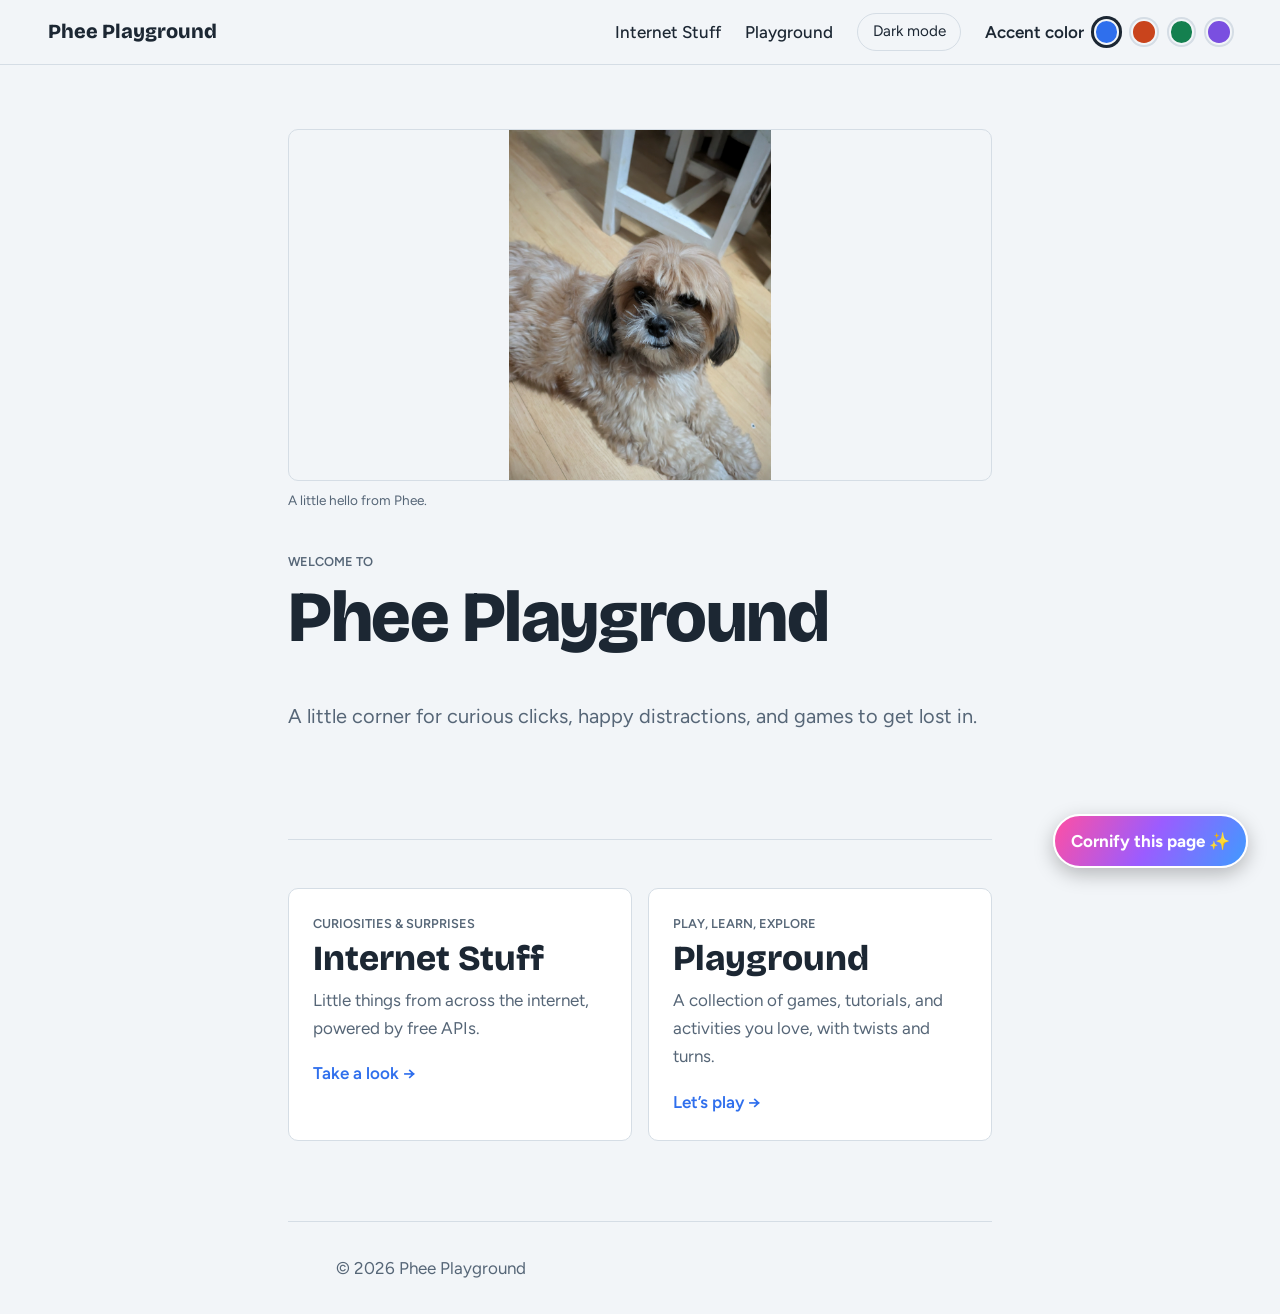
<file: index.html>
<!doctype html>
<html lang="en">
  <head>
    <meta charset="utf-8" />
    <meta name="viewport" content="width=device-width, initial-scale=1" />
    <title>Phee Playground</title>
    <meta
      name="description"
      content="A little home for internet curiosities, games, tutorials, and activities."
    />
    <script>
      try {
        var t = localStorage.getItem("theme");
        if (t) document.documentElement.setAttribute("data-theme", t);
        var a = localStorage.getItem("accent");
        if (a) document.documentElement.setAttribute("data-accent", a);
      } catch (e) {}
    </script>
    <link rel="preconnect" href="https://fonts.googleapis.com" />
    <link rel="preconnect" href="https://fonts.gstatic.com" crossorigin />
    <link
      href="https://fonts.googleapis.com/css2?family=Bricolage+Grotesque:opsz,wght@12..96,500;12..96,800&family=Figtree:wght@400;500;600&display=swap"
      rel="stylesheet"
    />
    <link rel="stylesheet" href="css/style.css" />
  </head>
  <body>
    <a class="skip-link" href="#main">Skip to content</a>
    <button class="cornify-button" id="cornify-btn" type="button">
      Cornify this page <span aria-hidden="true">✨</span>
    </button>
    <p class="cornify-status" id="cornify-status" role="status" aria-live="polite"></p>

    <header class="site-header">
      <a class="brand" href="index.html">Phee Playground</a>
      <button class="nav-toggle" id="nav-toggle" aria-expanded="false" aria-controls="site-nav">
        Menu
      </button>
      <nav class="site-nav" id="site-nav" aria-label="Main">
        <a href="internet-stuff.html">Internet Stuff</a>
        <a href="playground.html">Playground</a>
        <button class="theme-toggle" id="theme-toggle" type="button">Dark mode</button>
        <div class="accent-picker">
          <p class="accent-label" id="accent-label">Accent color</p>
          <div class="swatches" role="group" aria-labelledby="accent-label">
            <button class="swatch" data-accent="blue" aria-label="Blue" aria-pressed="true"></button>
            <button class="swatch" data-accent="coral" aria-label="Coral" aria-pressed="false"></button>
            <button class="swatch" data-accent="green" aria-label="Green" aria-pressed="false"></button>
            <button class="swatch" data-accent="violet" aria-label="Violet" aria-pressed="false"></button>
          </div>
        </div>
      </nav>
    </header>

    <main id="main">
      <section class="hero home-hero" id="top">
        <figure class="home-photo">
          <div class="dog-frame">
            <img id="home-phee-img" alt="Phee" width="1200" height="600" hidden />
            <p class="dog-fallback" id="home-phee-fallback">Loading a Phee photo…</p>
          </div>
          <figcaption class="dog-source">A little hello from Phee.</figcaption>
        </figure>
        <p class="fact-kicker">Welcome to</p>
        <h1>Phee Playground</h1>
        <p class="lede">A little corner for curious clicks, happy distractions, and games to get lost in.</p>
      </section>

      <section class="section home-destinations" aria-label="Explore Phee Playground">
        <a class="destination-card" href="internet-stuff.html">
          <p class="fact-kicker">Curiosities &amp; surprises</p>
          <h2>Internet Stuff</h2>
          <p>Little things from across the internet, powered by free APIs.</p>
          <span class="game-card-cta">Take a look →</span>
        </a>
        <a class="destination-card" href="playground.html">
          <p class="fact-kicker">Play, learn, explore</p>
          <h2>Playground</h2>
          <p>A collection of games, tutorials, and activities you love, with twists and turns.</p>
          <span class="game-card-cta">Let’s play →</span>
        </a>
      </section>
    </main>

    <footer class="site-footer">
      <p>&copy; <span id="year">2026</span> Phee Playground</p>
    </footer>
    <script type="module" src="js/main.js"></script>
  </body>
</html>
</file>
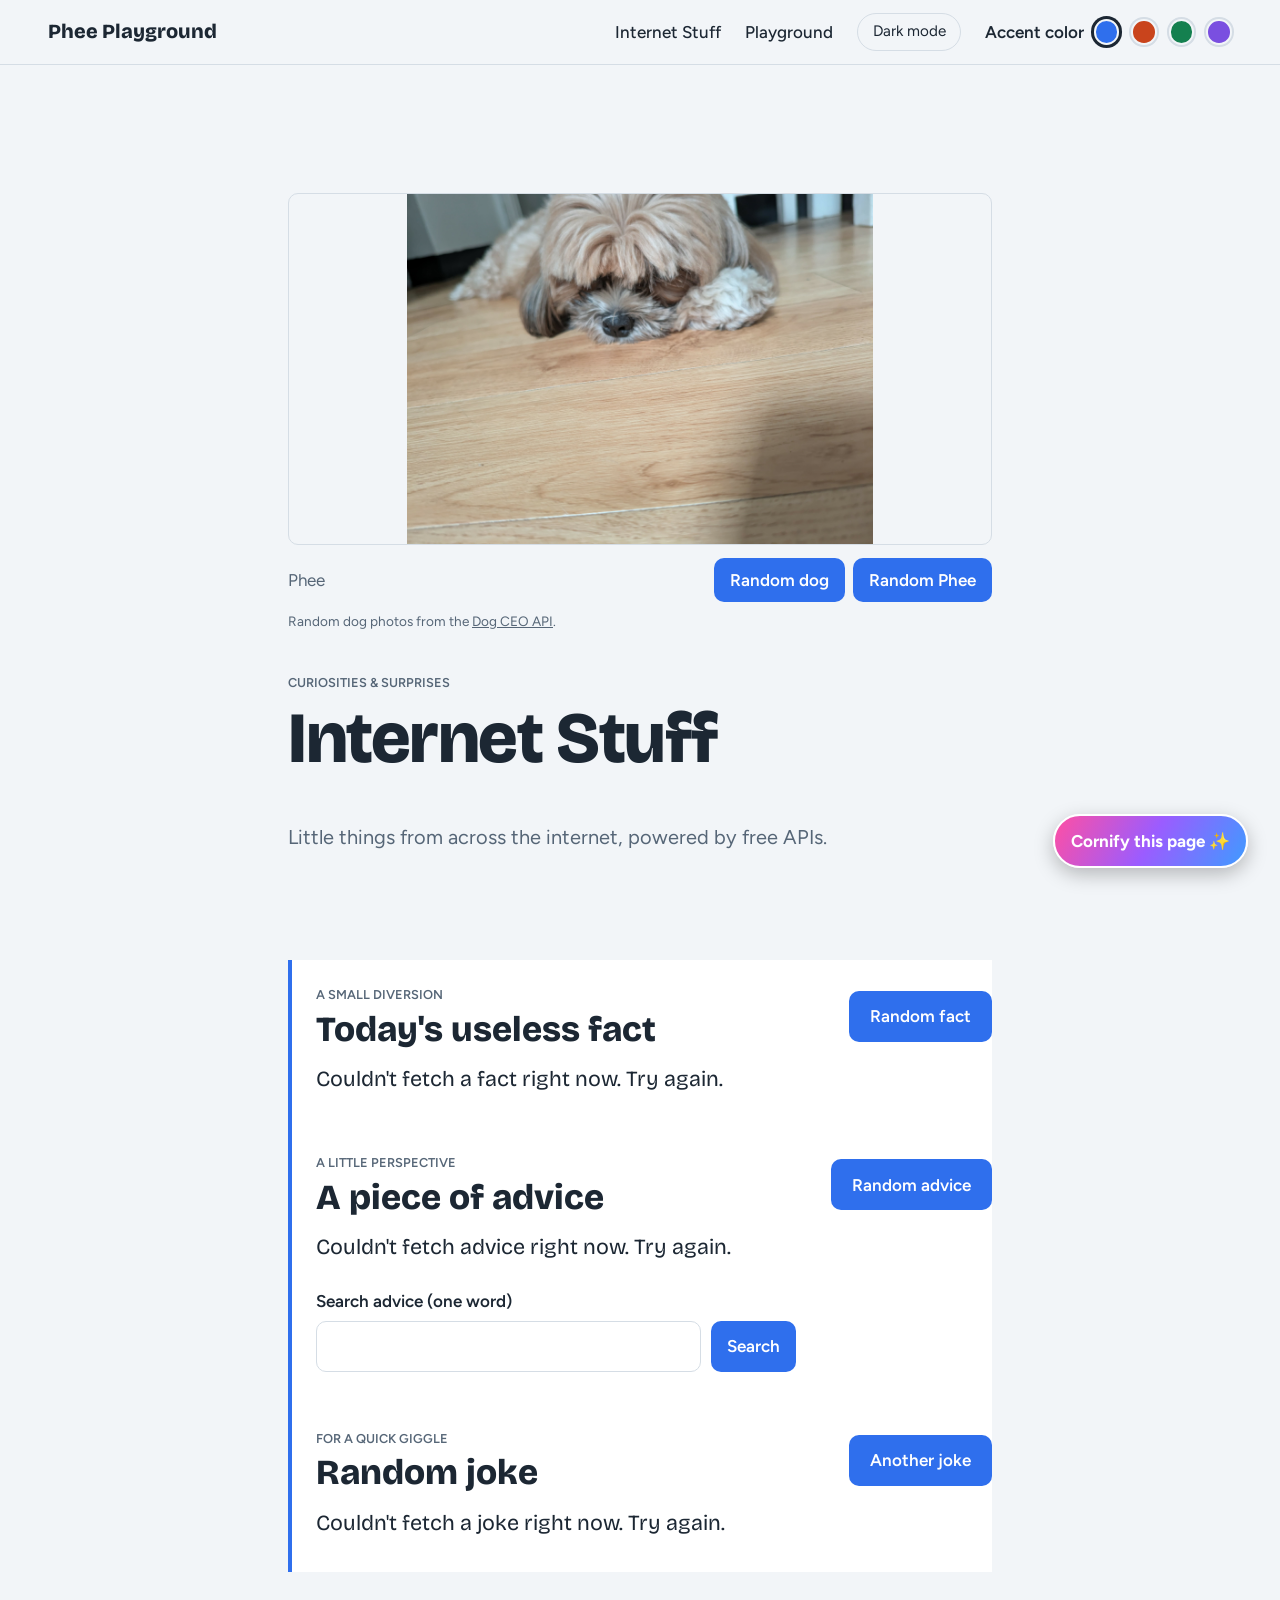
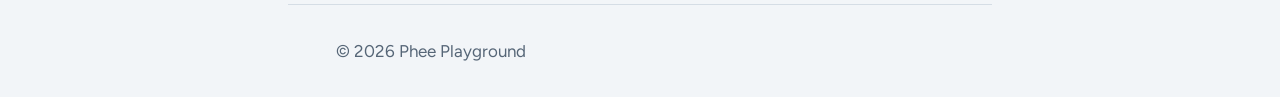
<file: internet-stuff.html>
<!doctype html>
<html lang="en">
  <head>
    <meta charset="utf-8" />
    <meta name="viewport" content="width=device-width, initial-scale=1" />
    <title>Internet Stuff | Phee Playground</title>
    <meta name="description" content="Little things from across the internet, powered by free APIs." />
    <script>
      try {
        var t = localStorage.getItem("theme");
        if (t) document.documentElement.setAttribute("data-theme", t);
        var a = localStorage.getItem("accent");
        if (a) document.documentElement.setAttribute("data-accent", a);
      } catch (e) {}
    </script>
    <link rel="preconnect" href="https://fonts.googleapis.com" />
    <link rel="preconnect" href="https://fonts.gstatic.com" crossorigin />
    <link
      href="https://fonts.googleapis.com/css2?family=Bricolage+Grotesque:opsz,wght@12..96,500;12..96,800&family=Figtree:wght@400;500;600&display=swap"
      rel="stylesheet"
    />
    <link rel="stylesheet" href="css/style.css" />
  </head>
  <body>
    <a class="skip-link" href="#main">Skip to content</a>
    <button class="cornify-button" id="cornify-btn" type="button">
      Cornify this page <span aria-hidden="true">✨</span>
    </button>
    <p class="cornify-status" id="cornify-status" role="status" aria-live="polite"></p>
    <header class="site-header">
      <a class="brand" href="index.html">Phee Playground</a>
      <button class="nav-toggle" id="nav-toggle" aria-expanded="false" aria-controls="site-nav">Menu</button>
      <nav class="site-nav" id="site-nav" aria-label="Main">
        <a href="internet-stuff.html" aria-current="page">Internet Stuff</a>
        <a href="playground.html">Playground</a>
        <button class="theme-toggle" id="theme-toggle" type="button">Dark mode</button>
        <div class="accent-picker">
          <p class="accent-label" id="accent-label">Accent color</p>
          <div class="swatches" role="group" aria-labelledby="accent-label">
            <button class="swatch" data-accent="blue" aria-label="Blue" aria-pressed="true"></button>
            <button class="swatch" data-accent="coral" aria-label="Coral" aria-pressed="false"></button>
            <button class="swatch" data-accent="green" aria-label="Green" aria-pressed="false"></button>
            <button class="swatch" data-accent="violet" aria-label="Violet" aria-pressed="false"></button>
          </div>
        </div>
      </nav>
    </header>

    <main id="main">
      <section class="hero" id="top">
        <figure class="dog">
          <div class="dog-frame">
            <img id="dog-img" alt="Phee" width="1200" height="600" hidden />
            <p class="dog-fallback" id="dog-fallback">Loading a Phee photo…</p>
          </div>
          <figcaption class="dog-bar">
            <span id="dog-caption" role="status">Phee</span>
            <div class="dog-actions">
              <button class="button" id="dog-api-btn" type="button">Random dog</button>
              <button class="button" id="phee-btn" type="button">Random Phee</button>
            </div>
          </figcaption>
          <p class="dog-source">Random dog photos from the <a href="https://dog.ceo/dog-api/">Dog CEO API</a>.</p>
        </figure>
        <p class="fact-kicker">Curiosities &amp; surprises</p>
        <h1>Internet Stuff</h1>
        <p class="lede">Little things from across the internet, powered by free APIs.</p>
      </section>

      <section class="section facts" id="facts" aria-labelledby="facts-title">
        <div class="fact-heading">
          <div>
            <p class="fact-kicker">A small diversion</p>
            <h2 id="facts-title">Today's useless fact</h2>
          </div>
          <button class="button" id="fact-btn" type="button">Random fact</button>
        </div>
        <p class="fact-text" id="fact-text" role="status" aria-live="polite">Fetching today's fact...</p>
        <p class="fact-source" id="fact-source" hidden></p>
      </section>

      <section class="section facts" id="advice" aria-labelledby="advice-title">
        <div class="fact-heading">
          <div>
            <p class="fact-kicker">A little perspective</p>
            <h2 id="advice-title">A piece of advice</h2>
          </div>
          <button class="button" id="advice-btn" type="button">Random advice</button>
        </div>
        <p class="fact-text" id="advice-text" role="status" aria-live="polite">Fetching some advice...</p>
        <form class="advice-search" id="advice-search">
          <label for="advice-query">Search advice (one word)</label>
          <div class="search-controls">
            <input id="advice-query" name="query" type="search" required maxlength="80" autocomplete="off" />
            <button class="button" id="advice-search-btn" type="submit">Search</button>
          </div>
          <p class="form-status" id="advice-search-status" role="status" aria-live="polite"></p>
        </form>
      </section>

      <section class="section facts" id="jokes" aria-labelledby="jokes-title">
        <div class="fact-heading">
          <div>
            <p class="fact-kicker">For a quick giggle</p>
            <h2 id="jokes-title">Random joke</h2>
          </div>
          <button class="button" id="joke-btn" type="button">Another joke</button>
        </div>
        <div class="fact-text" id="joke-text" role="status" aria-live="polite">Fetching a joke...</div>
      </section>
    </main>

    <footer class="site-footer">
      <p>&copy; <span id="year">2026</span> Phee Playground</p>
    </footer>
    <script type="module" src="js/main.js"></script>
    <script type="module" src="js/internet-stuff.js"></script>
  </body>
</html>
</file>
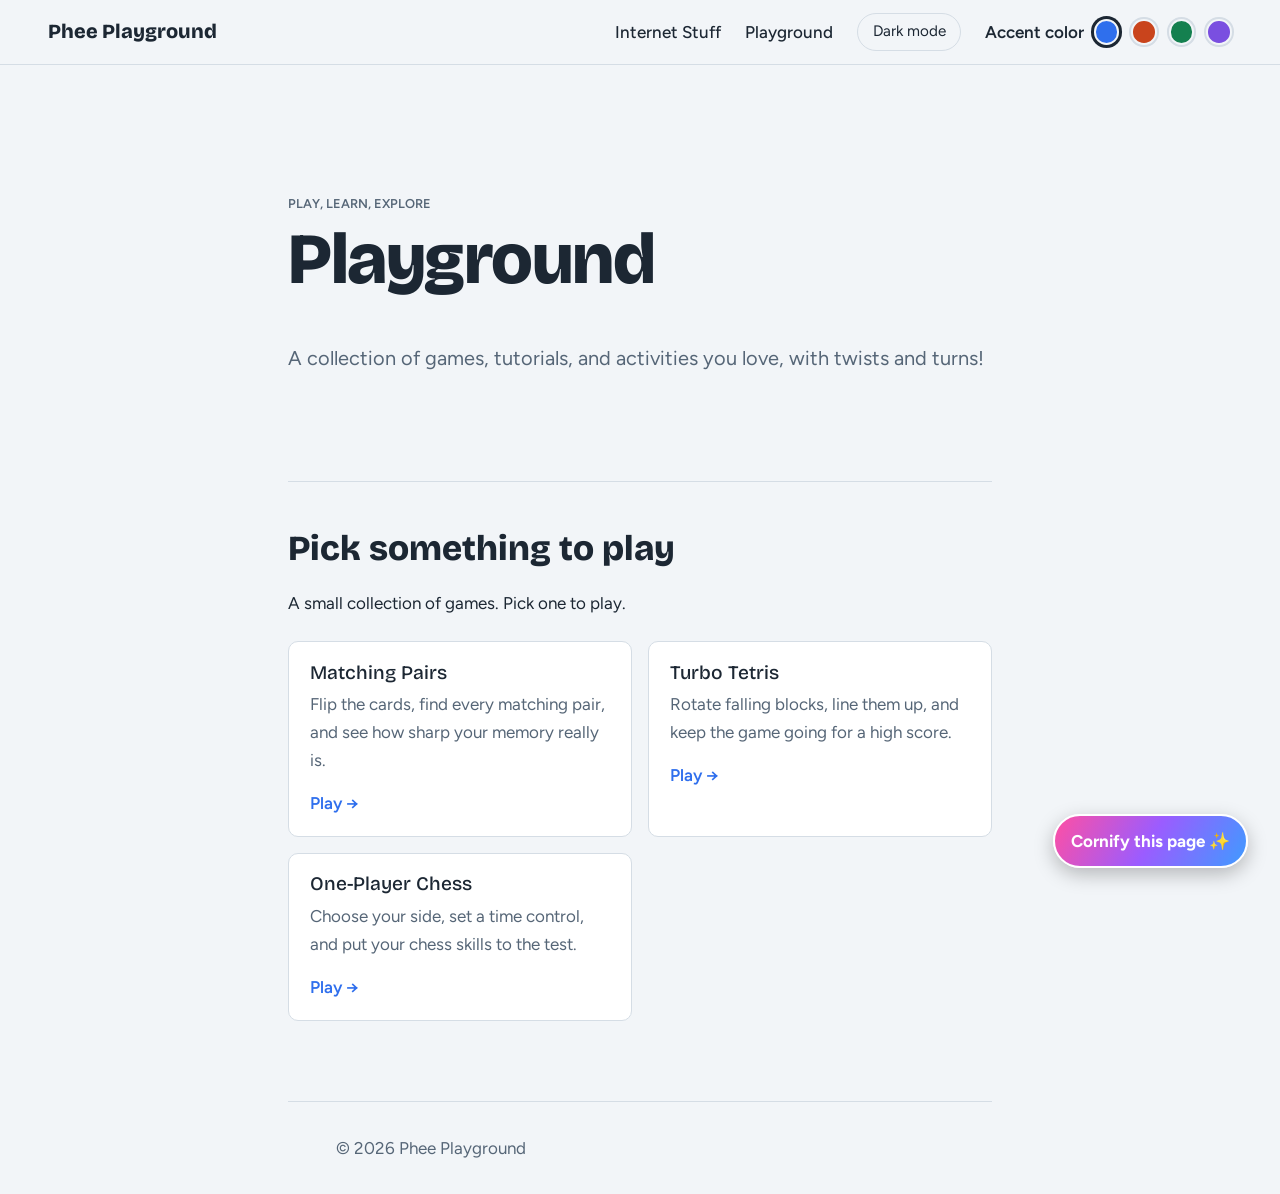
<file: playground.html>
<!doctype html>
<html lang="en">
  <head>
    <meta charset="utf-8" />
    <meta name="viewport" content="width=device-width, initial-scale=1" />
    <title>Playground | Phee Playground</title>
    <meta name="description" content="Games, tutorials, and activities to play, learn, and explore." />
    <script>
      try {
        var t = localStorage.getItem("theme");
        if (t) document.documentElement.setAttribute("data-theme", t);
        var a = localStorage.getItem("accent");
        if (a) document.documentElement.setAttribute("data-accent", a);
      } catch (e) {}
    </script>
    <link rel="preconnect" href="https://fonts.googleapis.com" />
    <link rel="preconnect" href="https://fonts.gstatic.com" crossorigin />
    <link
      href="https://fonts.googleapis.com/css2?family=Bricolage+Grotesque:opsz,wght@12..96,500;12..96,800&family=Figtree:wght@400;500;600&display=swap"
      rel="stylesheet"
    />
    <link rel="stylesheet" href="css/style.css" />
  </head>
  <body>
    <a class="skip-link" href="#main">Skip to content</a>
    <button class="cornify-button" id="cornify-btn" type="button">
      Cornify this page <span aria-hidden="true">✨</span>
    </button>
    <p class="cornify-status" id="cornify-status" role="status" aria-live="polite"></p>
    <header class="site-header">
      <a class="brand" href="index.html">Phee Playground</a>
      <button class="nav-toggle" id="nav-toggle" aria-expanded="false" aria-controls="site-nav">Menu</button>
      <nav class="site-nav" id="site-nav" aria-label="Main">
        <a href="internet-stuff.html">Internet Stuff</a>
        <a href="playground.html" aria-current="page">Playground</a>
        <button class="theme-toggle" id="theme-toggle" type="button">Dark mode</button>
        <div class="accent-picker">
          <p class="accent-label" id="accent-label">Accent color</p>
          <div class="swatches" role="group" aria-labelledby="accent-label">
            <button class="swatch" data-accent="blue" aria-label="Blue" aria-pressed="true"></button>
            <button class="swatch" data-accent="coral" aria-label="Coral" aria-pressed="false"></button>
            <button class="swatch" data-accent="green" aria-label="Green" aria-pressed="false"></button>
            <button class="swatch" data-accent="violet" aria-label="Violet" aria-pressed="false"></button>
          </div>
        </div>
      </nav>
    </header>
    <main id="main">
      <section class="hero" id="top">
        <p class="fact-kicker">Play, learn, explore</p>
        <h1>Playground</h1>
        <p class="lede">A collection of games, tutorials, and activities you love, with twists and turns!</p>
      </section>
      <section class="section" id="playground" aria-labelledby="playground-title">
        <h2 id="playground-title">Pick something to play</h2>
        <div id="playground-app">
          <noscript><p>The games need JavaScript turned on.</p></noscript>
        </div>
      </section>
    </main>
    <footer class="site-footer">
      <p>&copy; <span id="year">2026</span> Phee Playground</p>
    </footer>
    <script type="module" src="js/main.js"></script>
    <script type="module" src="games/playground.js"></script>
  </body>
</html>
</file>
<file: css/style.css>
/* ---------- Design tokens ---------- */
:root {
  --bg: #f2f5f8;
  --surface: #ffffff;
  --ink: #1c2733;
  --muted: #566677;
  --line: #d5dde5;

  --accent: #2f6fed;
  --accent-ink: #ffffff;

  --font-head: "Bricolage Grotesque", "Segoe UI", system-ui, sans-serif;
  --font-body: "Figtree", "Segoe UI", system-ui, sans-serif;

  --radius: 10px;
  --maxw: 44rem;
}

:root[data-theme="dark"] {
  --bg: #131a23;
  --surface: #1b2430;
  --ink: #e8eef4;
  --muted: #9aabbb;
  --line: #2c3947;
}

/* Follow the system setting unless the visitor picked a theme */
@media (prefers-color-scheme: dark) {
  :root:not([data-theme="light"]) {
    --bg: #131a23;
    --surface: #1b2430;
    --ink: #e8eef4;
    --muted: #9aabbb;
    --line: #2c3947;
  }
}

/* Accent choices (set by JS via data-accent) */
:root[data-accent="blue"] {
  --accent: #2f6fed;
}
:root[data-accent="coral"] {
  --accent: #c9441c;
}
:root[data-accent="green"] {
  --accent: #14804f;
}
:root[data-accent="violet"] {
  --accent: #7a4fe0;
}

/* ---------- Base ---------- */
*,
*::before,
*::after {
  box-sizing: border-box;
}

html {
  scroll-behavior: smooth;
  scroll-padding-top: 4.5rem;
}

body {
  margin: 0;
  background: var(--bg);
  color: var(--ink);
  font-family: var(--font-body);
  font-size: 1.0625rem;
  line-height: 1.65;
}

h1,
h2,
h3 {
  font-family: var(--font-head);
  line-height: 1.1;
  margin: 0 0 0.6em;
}

h1 {
  font-size: clamp(2.4rem, 7vw, 4.5rem);
  font-weight: 800;
  letter-spacing: -0.02em;
}
h2 {
  font-size: clamp(1.6rem, 4vw, 2.2rem);
  font-weight: 800;
}
h3 {
  font-size: 1.2rem;
  font-weight: 500;
}

p {
  margin: 0 0 1em;
  max-width: 62ch;
}

a {
  color: var(--accent);
}

code {
  font-size: 0.9em;
  background: var(--surface);
  border: 1px solid var(--line);
  border-radius: 4px;
  padding: 0.1em 0.35em;
}

:focus-visible {
  outline: 3px solid var(--accent);
  outline-offset: 3px;
}

.skip-link {
  position: absolute;
  left: 1rem;
  top: -4rem;
  background: var(--ink);
  color: var(--bg);
  padding: 0.5rem 0.9rem;
  border-radius: var(--radius);
  z-index: 20;
}
.skip-link:focus {
  top: 1rem;
}

.cornify-button {
  position: fixed;
  right: clamp(1rem, 4vw, 2rem);
  bottom: clamp(1rem, 4vw, 2rem);
  z-index: 30;
  padding: 0.7rem 1rem;
  border: 2px solid #fff;
  border-radius: 999px;
  background: linear-gradient(120deg, #ff4fa3, #9b5cff, #3f9bff);
  box-shadow: 0 0.4rem 1.2rem rgb(0 0 0 / 25%);
  color: #fff;
  font: inherit;
  font-weight: 700;
  cursor: pointer;
}
.cornify-button:hover {
  filter: brightness(1.08);
  transform: translateY(-2px);
}
.cornify-button:disabled {
  cursor: wait;
  opacity: 0.75;
}
.cornify-status {
  position: fixed;
  right: 1rem;
  bottom: 4.7rem;
  z-index: 30;
  margin: 0;
  padding: 0.25rem 0.6rem;
  border-radius: 0.5rem;
  background: var(--surface);
  color: var(--ink);
  font-size: 0.85rem;
}
.cornify-status:empty {
  display: none;
}
.__cornify_unicorn {
  pointer-events: none !important;
}

/* ---------- Header ---------- */
.site-header {
  position: sticky;
  top: 0;
  z-index: 10;
  display: flex;
  align-items: center;
  justify-content: space-between;
  flex-wrap: wrap;
  gap: 0.5rem 1.5rem;
  padding: 0.8rem clamp(1rem, 5vw, 3rem);
  background: var(--bg);
  border-bottom: 1px solid var(--line);
}

.brand {
  font-family: var(--font-head);
  font-weight: 800;
  font-size: 1.25rem;
  color: var(--ink);
  text-decoration: none;
}

.site-nav {
  display: flex;
  align-items: center;
  gap: 1.5rem;
}
.site-nav a {
  color: var(--ink);
  text-decoration: none;
  font-weight: 500;
}
.site-nav a:hover {
  color: var(--accent);
}

.nav-toggle {
  display: none;
}

.theme-toggle,
.nav-toggle {
  font: inherit;
  font-size: 0.95rem;
  color: var(--ink);
  background: transparent;
  border: 1px solid var(--line);
  border-radius: 999px;
  padding: 0.35rem 0.9rem;
  cursor: pointer;
}
.theme-toggle:hover,
.nav-toggle:hover {
  border-color: var(--accent);
}

.accent-picker {
  display: flex;
  align-items: center;
  gap: 0.6rem;
}

/* ---------- Layout ---------- */
main,
.site-footer {
  padding-inline: clamp(1rem, 5vw, 3rem);
}

.hero {
  max-width: var(--maxw);
  margin: 0 auto;
  padding: clamp(3rem, 12vw, 8rem) 0 clamp(2.5rem, 8vw, 5rem);
}
.lede {
  font-size: 1.25rem;
  color: var(--muted);
  margin-bottom: 1.6rem;
}

.section {
  max-width: var(--maxw);
  margin: 0 auto;
  padding: 3rem 0;
  border-top: 1px solid var(--line);
}

/* ---------- Home page ---------- */
.home-hero {
  padding-top: clamp(2rem, 7vw, 4rem);
}
.home-photo {
  margin: 0 0 2.5rem;
}
.home-photo .dog-frame {
  aspect-ratio: 16 / 8;
}
.home-destinations {
  display: grid;
  grid-template-columns: repeat(auto-fit, minmax(min(100%, 18rem), 1fr));
  gap: 1rem;
}
.destination-card {
  display: block;
  padding: 1.5rem;
  background: var(--surface);
  border: 1px solid var(--line);
  border-radius: var(--radius);
  color: var(--ink);
  text-decoration: none;
  transition: transform 0.12s ease, border-color 0.12s ease;
}
.destination-card:hover {
  border-color: var(--accent);
  transform: translateY(-2px);
}
.destination-card h2 {
  margin-bottom: 0.5rem;
}
.destination-card > p:not(.fact-kicker) {
  color: var(--muted);
}

/* ---------- Useless fact ---------- */
.facts {
  border-top: 0;
  border-left: 4px solid var(--accent);
  padding: 1.5rem 0 1.5rem 1.5rem;
  background: var(--surface);
}

.fact-heading {
  display: flex;
  align-items: center;
  justify-content: space-between;
  gap: 1rem;
  margin-bottom: 1rem;
}
.fact-heading h2 {
  margin-bottom: 0;
}
.fact-kicker {
  margin: 0 0 0.35rem;
  color: var(--muted);
  font-size: 0.8rem;
  font-weight: 600;
  text-transform: uppercase;
}
.fact-text {
  margin-bottom: 0.6rem;
  font-family: var(--font-head);
  font-size: 1.35rem;
  line-height: 1.35;
}
.fact-source {
  margin: 0;
  color: var(--muted);
  font-size: 0.9rem;
}
.fact-source[hidden] {
  display: none;
}

@media (max-width: 36rem) {
  .facts {
    padding-left: 1rem;
  }
  .fact-heading {
    align-items: flex-start;
    flex-direction: column;
  }
}

/* ---------- Dog header ---------- */
.dog {
  margin: 0 0 2.5rem;
}

.dog-frame {
  position: relative;
  aspect-ratio: 2 / 1;
  background: var(--bg);
  border: 1px solid var(--line);
  border-radius: var(--radius);
  overflow: hidden;
}

.dog-frame img {
  display: block;
  width: 100%;
  height: 100%;
  object-fit: contain;
}

.dog-fallback {
  position: absolute;
  inset: 0;
  display: grid;
  place-items: center;
  margin: 0;
  max-width: none;
  padding: 1rem;
  text-align: center;
  color: var(--muted);
}
.dog-fallback[hidden],
.dog-frame img[hidden] {
  display: none;
}

.dog-bar {
  display: flex;
  align-items: center;
  justify-content: space-between;
  flex-wrap: wrap;
  gap: 1rem;
  margin-top: 0.8rem;
  color: var(--muted);
}
.dog-source {
  margin: 0.5rem 0 0;
  font-size: 0.85rem;
  color: var(--muted);
}
.dog-source a {
  color: inherit;
}
.dog-actions {
  display: flex;
  flex-wrap: wrap;
  gap: 0.5rem;
}
.dog-actions .button {
  padding: 0.5rem 1rem;
}
.dog-actions .button:disabled {
  opacity: 0.6;
  cursor: wait;
  transform: none;
}

@media (max-width: 36rem) {
  .dog-frame {
    aspect-ratio: 4 / 3;
  }
}

/* ---------- Button ---------- */
.button {
  display: inline-block;
  font: inherit;
  font-weight: 600;
  color: var(--accent-ink);
  background: var(--accent);
  border: 0;
  border-radius: var(--radius);
  padding: 0.7rem 1.3rem;
  text-decoration: none;
  cursor: pointer;
  transition: transform 0.12s ease;
}
.button:hover {
  transform: translateY(-2px);
}
.button:active {
  transform: translateY(0);
}

/* ---------- Accent color picker ---------- */
.accent-label {
  font-weight: 600;
  margin: 0;
}

.swatches {
  display: flex;
  gap: 0.75rem;
  margin: 0;
}

.swatch {
  width: 2.6rem;
  height: 2.6rem;
  border-radius: 50%;
  border: 3px solid var(--bg);
  box-shadow: 0 0 0 2px var(--line);
  cursor: pointer;
}
.accent-picker .swatch {
  width: 1.6rem;
  height: 1.6rem;
  border-width: 2px;
}
.swatch[aria-pressed="true"] {
  box-shadow: 0 0 0 3px var(--ink);
}
.swatch[data-accent="blue"] {
  background: #2f6fed;
}
.swatch[data-accent="coral"] {
  background: #c9441c;
}
.swatch[data-accent="green"] {
  background: #14804f;
}
.swatch[data-accent="violet"] {
  background: #7a4fe0;
}

/* ---------- Playground (game list + game view) ---------- */
.game-list {
  list-style: none;
  margin: 1.5rem 0 0;
  padding: 0;
  display: grid;
  grid-template-columns: repeat(auto-fill, minmax(15rem, 1fr));
  gap: 1rem;
}
.game-card {
  display: block;
  height: 100%;
  padding: 1.2rem 1.3rem;
  background: var(--surface);
  border: 1px solid var(--line);
  border-radius: var(--radius);
  color: var(--ink);
  text-decoration: none;
  transition: transform 0.12s ease, border-color 0.12s ease;
}
.game-card:hover {
  border-color: var(--accent);
  transform: translateY(-2px);
}
.game-card h3 {
  margin-bottom: 0.4em;
}
.game-card p {
  margin: 0 0 0.9rem;
  color: var(--muted);
}
.game-card-cta {
  font-weight: 600;
  color: var(--accent);
}

.game-head {
  display: flex;
  align-items: baseline;
  flex-wrap: wrap;
  gap: 0.4rem 1.2rem;
  margin-bottom: 1.2rem;
}
.game-head h3 {
  margin: 0;
  font-size: 1.5rem;
  font-weight: 800;
}
.game-head h3:focus {
  outline: none;
}
.back-link {
  font-weight: 600;
}
.game-loading {
  color: var(--muted);
}

/* ---------- Plan list ---------- */
.rows {
  list-style: none;
  margin: 1.5rem 0 0;
  padding: 0;
}
.rows li {
  padding: 1.1rem 0;
  border-top: 1px solid var(--line);
}
.rows li:first-child {
  border-top: 0;
  padding-top: 0;
}
.rows p {
  margin: 0;
  color: var(--muted);
}

/* ---------- Form ---------- */
.form {
  display: grid;
  gap: 0.4rem;
  max-width: 30rem;
  margin-top: 1.5rem;
}
.form label {
  font-weight: 600;
  margin-top: 0.6rem;
}

.form input,
.form textarea {
  font: inherit;
  color: var(--ink);
  background: var(--surface);
  border: 1px solid var(--line);
  border-radius: var(--radius);
  padding: 0.65rem 0.8rem;
  width: 100%;
}
.advice-search {
  max-width: 30rem;
  margin-top: 1.5rem;
}
.advice-search label {
  display: block;
  margin-bottom: 0.4rem;
  font-weight: 600;
}
.search-controls {
  display: flex;
  gap: 0.6rem;
}
.search-controls input {
  min-width: 0;
  flex: 1;
  font: inherit;
  color: var(--ink);
  background: var(--surface);
  border: 1px solid var(--line);
  border-radius: var(--radius);
  padding: 0.65rem 0.8rem;
}
.search-controls .button {
  padding-inline: 1rem;
}
.form .button {
  justify-self: start;
  margin-top: 1rem;
}
.form-status {
  margin: 0.5rem 0 0;
  color: var(--muted);
}

/* ---------- Footer ---------- */
.site-footer {
  max-width: var(--maxw);
  margin: 2rem auto 0;
  padding-block: 2rem;
  color: var(--muted);
  border-top: 1px solid var(--line);
}
.site-footer p {
  margin: 0;
}

/* ---------- Small screens ---------- */
@media (max-width: 36rem) {
  .nav-toggle {
    display: inline-block;
  }
  .site-nav {
    display: none;
    width: 100%;
    flex-direction: column;
    align-items: flex-start;
    gap: 0.8rem;
    padding: 0.5rem 0 0.8rem;
  }
  .site-nav.open {
    display: flex;
  }
  .accent-picker {
    align-items: flex-start;
    flex-direction: column;
    gap: 0.4rem;
  }
}

@media (prefers-reduced-motion: reduce) {
  html {
    scroll-behavior: auto;
  }
  .button,
  .game-card,
  .destination-card {
    transition: none;
  }
}
</file>
